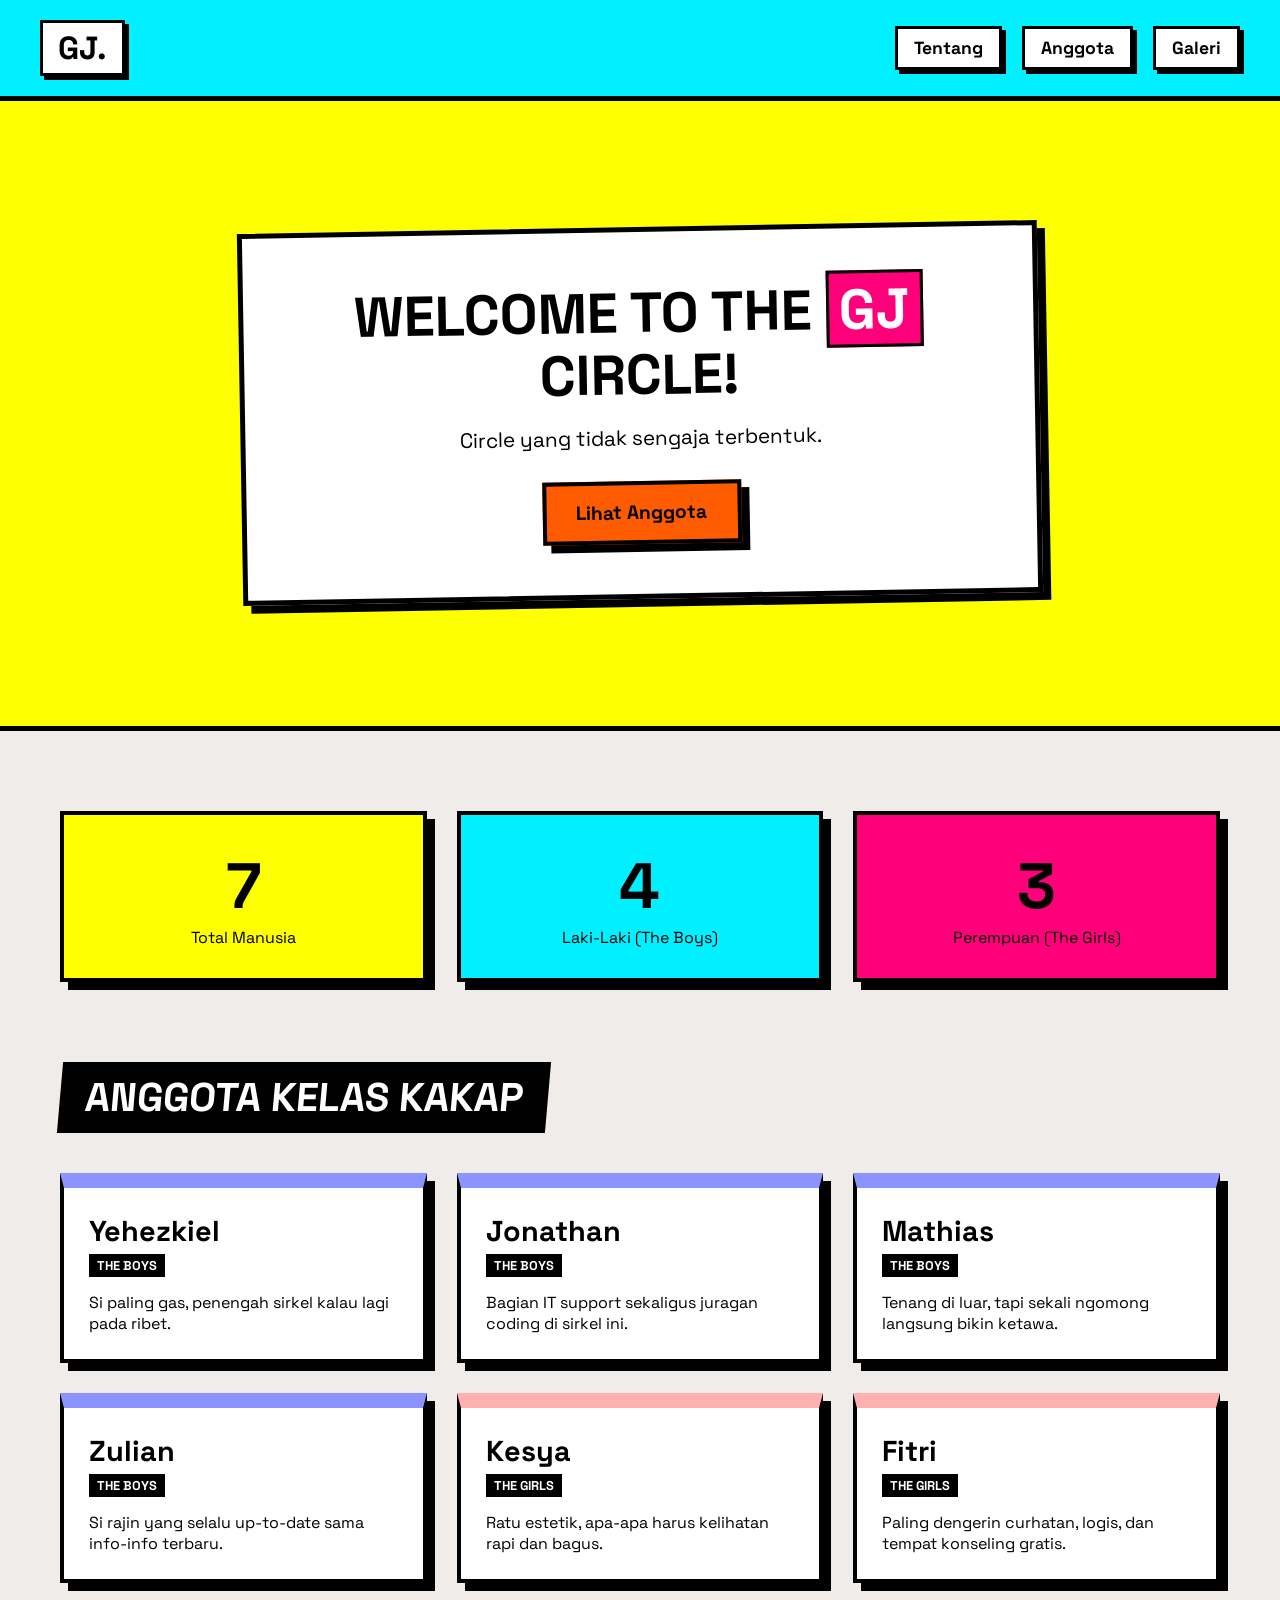
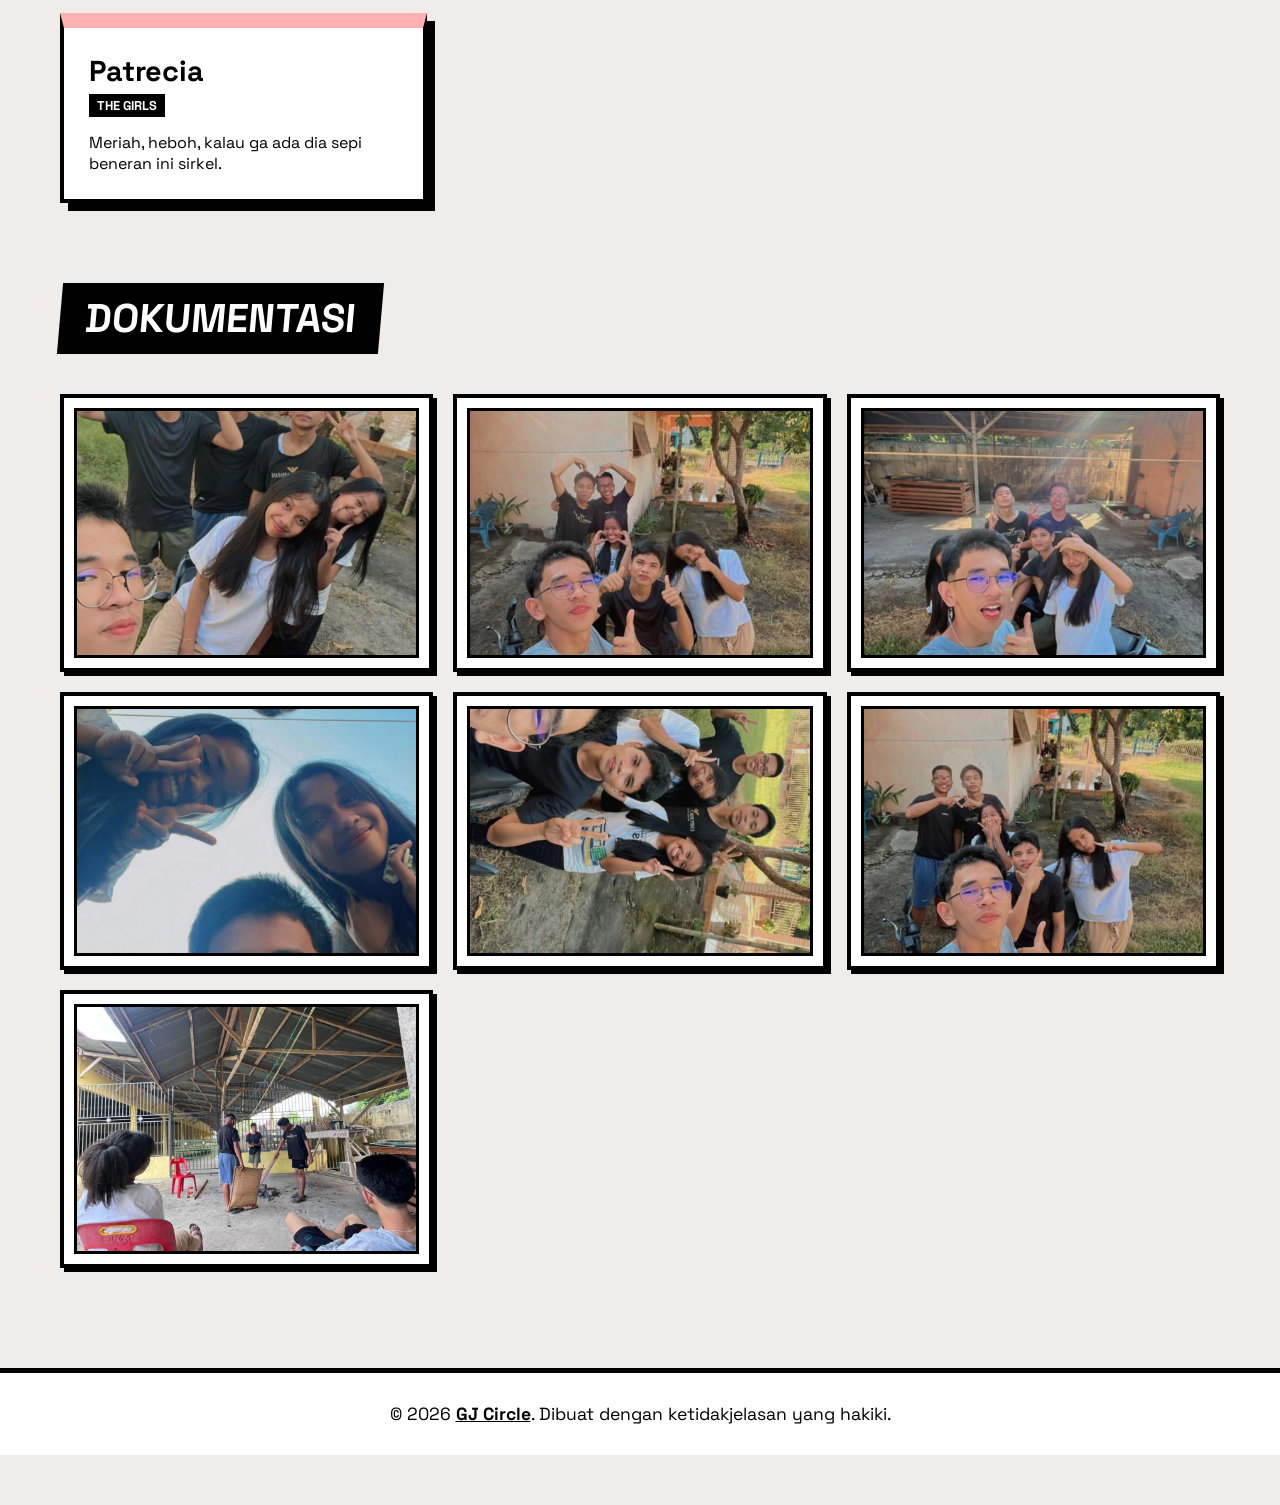
<file: index.html>
<!DOCTYPE html>
<html lang="id">
<head>
    <meta charset="UTF-8">
    <meta name="viewport" content="width=device-width, initial-scale=1.0">
    <title>GJ Circle - Home of the Boys and Girls</title>
    <link rel="stylesheet" href="style.css">
</head>
<body>

    <!-- NAVBAR -->
    <nav class="navbar">
        <div class="nav-logo">GJ.</div>
        <ul class="nav-links">
            <li><a href="#about">Tentang</a></li>
            <li><a href="#members">Anggota</a></li>
            <li><a href="#gallery">Galeri</a></li>
        </ul>
    </nav>

    <!-- HERO SECTION -->
    <header class="hero">
        <div class="hero-card">
            <h1>WELCOME TO THE <span class="highlight">GJ</span> CIRCLE!</h1>
            <p>Circle yang tidak sengaja terbentuk.</p>
            <a href="#members" class="btn-main">Lihat Anggota</a>
        </div>
    </header>

    <!-- STATS / ABOUT SECTION -->
    <section id="about" class="container">
        <div class="about-grid">
            <div class="stat-card yellow">
                <h2>7</h2>
                <p>Total Manusia</p>
            </div>
            <div class="stat-card cyan">
                <h2>4</h2>
                <p>Laki-Laki (The Boys)</p>
            </div>
            <div class="stat-card pink">
                <h2>3</h2>
                <p>Perempuan (The Girls)</p>
            </div>
        </div>
    </section>

    <!-- MEMBERS SECTION -->
    <section id="members" class="container">
        <h2 class="section-title">ANGGOTA KELAS KAKAP</h2>
        <div class="members-grid">
            
            <!-- Yehezkiel -->
            <div class="member-card boy">
                <h3>Yehezkiel</h3>
                <span class="badge">The Boys</span>
                <p>Si paling gas, penengah sirkel kalau lagi pada ribet.</p>
            </div>

            <!-- Jonathan -->
            <div class="member-card boy">
                <h3>Jonathan</h3>
                <span class="badge">The Boys</span>
                <p>Bagian IT support sekaligus juragan coding di sirkel ini.</p>
            </div>

            <!-- Mathias -->
            <div class="member-card boy">
                <h3>Mathias</h3>
                <span class="badge">The Boys</span>
                <p>Tenang di luar, tapi sekali ngomong langsung bikin ketawa.</p>
            </div>

            <!-- Zulian -->
            <div class="member-card boy">
                <h3>Zulian</h3>
                <span class="badge">The Boys</span>
                <p>Si rajin yang selalu up-to-date sama info-info terbaru.</p>
            </div>

            <!-- Kesya -->
            <div class="member-card girl">
                <h3>Kesya</h3>
                <span class="badge">The Girls</span>
                <p>Ratu estetik, apa-apa harus kelihatan rapi dan bagus.</p>
            </div>

            <!-- Fitri -->
            <div class="member-card girl">
                <h3>Fitri</h3>
                <span class="badge">The Girls</span>
                <p>Paling dengerin curhatan, logis, dan tempat konseling gratis.</p>
            </div>

            <!-- Patrecia -->
            <div class="member-card girl">
                <h3>Patrecia</h3>
                <span class="badge">The Girls</span>
                <p>Meriah, heboh, kalau ga ada dia sepi beneran ini sirkel.</p>
            </div>

        </div>
    </section>

    <!-- GALLERY SECTION -->
    <section id="gallery" class="container">
        <h2 class="section-title">DOKUMENTASI</h2>
        <div class="gallery-grid">
            <div class="gallery-item"><img src="image/gj7.webp" alt="GJ Group"></div>
            <div class="gallery-item"><img src="image/gj1.webp" alt="Momen 1"></div>
            <div class="gallery-item"><img src="image/gj2.webp" alt="Momen 2"></div>
            <div class="gallery-item"><img src="image/gj3.webp" alt="Momen 3"></div>
            <div class="gallery-item"><img src="image/gj4.webp" alt="Momen 4"></div>
            <div class="gallery-item"><img src="image/gj5.webp" alt="Momen 5"></div>
            <div class="gallery-item"><img src="image/gj6.webp" alt="Momen 6"></div>
        </div>
    </section>

    <!-- FOOTER -->
    <footer>
        <p>&copy; 2026 <span class="bold">GJ Circle</span>. Dibuat dengan ketidakjelasan yang hakiki.</p>
    </footer>
       <!-- MODAL CUSTOM -->
    <div id="memberModal" class="modal">
        <div class="modal-content">
            <span class="close-btn">&times;</span>
            <h2 id="modalName">Nama</h2>
            <p id="modalQuote">Kutipan keren akan muncul di sini.</p>
        </div>
    </div>

    <script src="script.js"></script>
</body>
</html>
</file>
<file: style.css>
/* IMPORT FONT MODERN & BOLD */
@import url('https://fonts.googleapis.com/css2?family=Space+Grotesk:wght@400;700&display=swap');

:root {
    --bg-color: #f0ece9;
    --main-black: #000000;
    --neon-yellow: #FEFF00;
    --neon-cyan: #00F0FF;
    --neon-pink: #FF007A;
    --neon-orange: #FF5C00;
    --boy-color: #8B93FF;
    --girl-color: #FFB1B1;
    --hard-shadow: 8px 8px 0px #000000;
    --small-shadow: 4px 4px 0px #000000;
}

* {
    margin: 0;
    padding: 0;
    box-sizing: border-box;
    font-family: 'Space Grotesk', sans-serif;
}

body {
    background-color: var(--bg-color);
    color: var(--main-black);
    padding-bottom: 50px;
    overflow-x: hidden;
}

/* NAVBAR */
.navbar {
    display: flex;
    justify-content: space-between;
    align-items: center;
    background: var(--neon-cyan);
    padding: 20px 40px;
    border-bottom: 5px solid var(--main-black);
    position: sticky;
    top: 0;
    z-index: 100;
}

.nav-logo {
    font-size: 2rem;
    font-weight: 700;
    text-transform: uppercase;
    background: white;
    padding: 5px 15px;
    border: 3px solid var(--main-black);
    box-shadow: var(--small-shadow);
}

.nav-links {
    display: flex;
    list-style: none;
    gap: 20px;
}

.nav-links a {
    text-decoration: none;
    color: var(--main-black);
    font-weight: 700;
    font-size: 1.1rem;
    background: white;
    padding: 8px 16px;
    border: 3px solid var(--main-black);
    box-shadow: var(--small-shadow);
    transition: transform 0.1s ease;
}

.nav-links a:hover {
    transform: translate(-2px, -2px);
    box-shadow: 6px 6px 0px #000000;
}

/* HERO */
.hero {
    display: flex;
    justify-content: center;
    align-items: center;
    min-height: 70vh;
    padding: 40px 20px;
    background: var(--neon-yellow);
    border-bottom: 5px solid var(--main-black);
}

.hero-card {
    background: white;
    border: 5px solid var(--main-black);
    padding: 5px;
    padding: 50px;
    max-width: 800px;
    text-align: center;
    box-shadow: var(--hard-shadow);
    transform: rotate(-1deg);
}

.hero-card h1 {
    font-size: 3.5rem;
    font-weight: 700;
    margin-bottom: 20px;
    line-height: 1.1;
}

.hero-card .highlight {
    background: var(--neon-pink);
    color: white;
    padding: 0 10px;
    border: 3px solid var(--main-black);
}

.hero-card p {
    font-size: 1.3rem;
    margin-bottom: 30px;
    font-weight: 400;
}

.btn-main {
    display: inline-block;
    text-decoration: none;
    color: var(--main-black);
    background: var(--neon-orange);
    font-weight: 700;
    font-size: 1.2rem;
    padding: 15px 30px;
    border: 4px solid var(--main-black);
    box-shadow: var(--hard-shadow);
    cursor: pointer;
    transition: 0.1s ease;
}

.btn-main:hover {
    transform: translate(3px, 3px);
    box-shadow: 4px 4px 0px #000000;
}

/* UTILITIES */
.container {
    max-width: 1200px;
    margin: 80px auto;
    padding: 0 20px;
}

.section-title {
    font-size: 2.5rem;
    text-transform: uppercase;
    background: var(--main-black);
    color: white;
    display: inline-block;
    padding: 10px 25px;
    margin-bottom: 40px;
    transform: skew(-5deg);
}

/* ABOUT MATRIX */
.about-grid {
    display: grid;
    grid-template-columns: repeat(auto-fit, minmax(250px, 1fr));
    gap: 30px;
}

.stat-card {
    border: 4px solid var(--main-black);
    padding: 30px;
    box-shadow: var(--hard-shadow);
    text-align: center;
}

.stat-card h2 {
    font-size: 4rem;
}

.stat-card.yellow { background: var(--neon-yellow); }
.stat-card.cyan { background: var(--neon-cyan); }
.stat-card.pink { background: var(--neon-pink); }

/* MEMBERS */
.members-grid {
    display: grid;
    grid-template-columns: repeat(auto-fit, minmax(280px, 1fr));
    gap: 30px;
}

.member-card {
    border: 4px solid var(--main-black);
    padding: 25px;
    box-shadow: var(--hard-shadow);
    background: white;
    transition: transform 0.2s ease;
    cursor: pointer;
}

.member-card:hover {
    transform: scale(1.03) rotate(1deg);
}

.member-card.boy {
    border-top: 15px solid var(--boy-color);
}

.member-card.girl {
    border-top: 15px solid var(--girl-color);
}

.member-card h3 {
    font-size: 1.8rem;
    margin-bottom: 5px;
}

.badge {
    display: inline-block;
    background: var(--main-black);
    color: white;
    font-size: 0.8rem;
    font-weight: 700;
    padding: 3px 8px;
    margin-bottom: 15px;
    text-transform: uppercase;
}

/* GALLERY */
.gallery-grid {
    display: grid;
    grid-template-columns: repeat(auto-fill, minmax(300px, 1fr));
    gap: 20px;
}

.gallery-item {
    border: 4px solid var(--main-black);
    background: white;
    padding: 10px;
    box-shadow: var(--small-shadow);
}

.gallery-item img {
    width: 100%;
    height: 250px;
    object-fit: cover;
    border: 3px solid var(--main-black);
    display: block;
}

/* FOOTER */
footer {
    text-align: center;
    padding: 30px;
    background: white;
    border-top: 5px solid var(--main-black);
    margin-top: 100px;
    font-size: 1.1rem;
}

.bold {
    font-weight: 700;
    text-decoration: underline;
}

/* RESPONSIVE */
@media (max-width: 768px) {
    .navbar { padding: 15px 20px; }
    .nav-links { display: none; } /* Sederhana untuk mobile */
    .hero-card h1 { font-size: 2.3rem; }
}
/* Smooth Scroll Global */
html {
    scroll-behavior: smooth;
}

/* MODAL STYLING (Neobrutalism Style) */
.modal {
    display: none; 
    position: fixed; 
    z-index: 1000; 
    left: 0; top: 0;
    width: 100%; height: 100%;
    background-color: rgba(0,0,0,0.4);
}

.modal-content {
    background-color: #fff;
    margin: 15% auto;
    padding: 30px;
    border: 5px solid #000;
    width: 80%;
    max-width: 400px;
    box-shadow: 15px 15px 0px #000;
    text-align: center;
    transform: scale(0.7); /* Efek awal */
    transition: transform 0.3s cubic-bezier(0.175, 0.885, 0.32, 1.275);
}

.modal.show .modal-content {
    transform: scale(1); /* Animasi pop-in */
}

.close-btn {
    float: right;
    font-size: 2rem;
    cursor: pointer;
    font-weight: bold;
}
</file>
